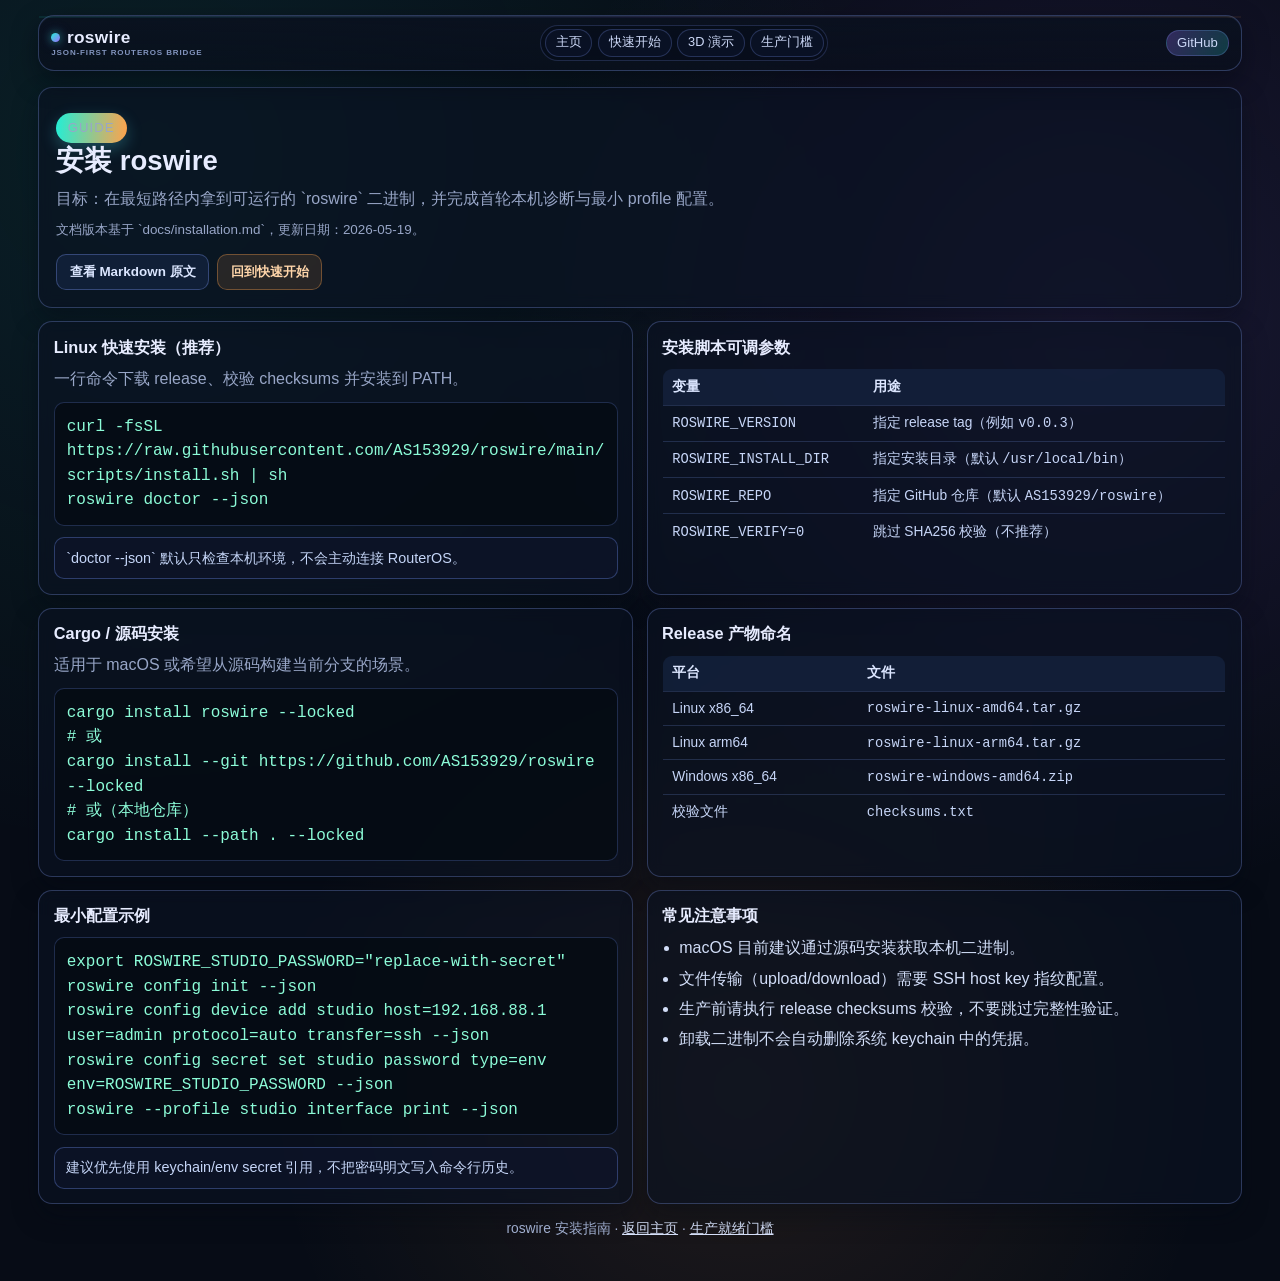
<file: docs/installation.html>
<!doctype html>
<html lang="zh-CN">
  <head>
    <meta charset="UTF-8" />
    <meta name="viewport" content="width=device-width, initial-scale=1.0" />
    <meta
      name="description"
      content="roswire 安装指南：Linux 快速安装、Cargo 安装、平台产物选择、最小配置和校验步骤。"
    />
    <title>roswire · 安装指南</title>
    <link rel="stylesheet" href="./assets/styles.css?v=20260526a" />
  </head>
  <body>
    <div class="app-shell">
      <header class="site-header">
        <a class="brand" href="./index.html">
          <span class="brand-main">
            <span class="brand-dot" aria-hidden="true"></span>
            <span class="brand-name">roswire</span>
          </span>
          <span class="brand-subtitle">JSON-first RouterOS Bridge</span>
        </a>

        <nav class="top-nav" aria-label="页面导航">
          <a href="./index.html">主页</a>
          <a href="./index.html#quickstart">快速开始</a>
          <a href="./index.html#demo">3D 演示</a>
          <a href="./production-readiness.html">生产门槛</a>
        </nav>

        <a class="header-cta" href="https://github.com/AS153929/roswire" target="_blank" rel="noreferrer">GitHub</a>
      </header>

      <main class="doc-page">
        <section class="doc-hero">
          <p class="badge">Guide</p>
          <h1>安装 roswire</h1>
          <p>
            目标：在最短路径内拿到可运行的 `roswire` 二进制，并完成首轮本机诊断与最小 profile 配置。
          </p>
          <p class="doc-meta">文档版本基于 `docs/installation.md`，更新日期：2026-05-19。</p>
          <div class="doc-actions">
            <a class="btn secondary" href="./installation.md">查看 Markdown 原文</a>
            <a class="btn ghost" href="./index.html#quickstart">回到快速开始</a>
          </div>
        </section>

        <section class="doc-grid">
          <article class="doc-card">
            <h2>Linux 快速安装（推荐）</h2>
            <p>一行命令下载 release、校验 checksums 并安装到 PATH。</p>
            <pre><code>curl -fsSL https://raw.githubusercontent.com/AS153929/roswire/main/scripts/install.sh | sh
roswire doctor --json</code></pre>
            <div class="doc-note">`doctor --json` 默认只检查本机环境，不会主动连接 RouterOS。</div>
          </article>

          <article class="doc-card">
            <h2>安装脚本可调参数</h2>
            <table>
              <thead>
                <tr>
                  <th>变量</th>
                  <th>用途</th>
                </tr>
              </thead>
              <tbody>
                <tr>
                  <td><code>ROSWIRE_VERSION</code></td>
                  <td>指定 release tag（例如 <code>v0.0.3</code>）</td>
                </tr>
                <tr>
                  <td><code>ROSWIRE_INSTALL_DIR</code></td>
                  <td>指定安装目录（默认 <code>/usr/local/bin</code>）</td>
                </tr>
                <tr>
                  <td><code>ROSWIRE_REPO</code></td>
                  <td>指定 GitHub 仓库（默认 <code>AS153929/roswire</code>）</td>
                </tr>
                <tr>
                  <td><code>ROSWIRE_VERIFY=0</code></td>
                  <td>跳过 SHA256 校验（不推荐）</td>
                </tr>
              </tbody>
            </table>
          </article>

          <article class="doc-card">
            <h2>Cargo / 源码安装</h2>
            <p>适用于 macOS 或希望从源码构建当前分支的场景。</p>
            <pre><code>cargo install roswire --locked
# 或
cargo install --git https://github.com/AS153929/roswire --locked
# 或（本地仓库）
cargo install --path . --locked</code></pre>
          </article>

          <article class="doc-card">
            <h2>Release 产物命名</h2>
            <table>
              <thead>
                <tr>
                  <th>平台</th>
                  <th>文件</th>
                </tr>
              </thead>
              <tbody>
                <tr>
                  <td>Linux x86_64</td>
                  <td><code>roswire-linux-amd64.tar.gz</code></td>
                </tr>
                <tr>
                  <td>Linux arm64</td>
                  <td><code>roswire-linux-arm64.tar.gz</code></td>
                </tr>
                <tr>
                  <td>Windows x86_64</td>
                  <td><code>roswire-windows-amd64.zip</code></td>
                </tr>
                <tr>
                  <td>校验文件</td>
                  <td><code>checksums.txt</code></td>
                </tr>
              </tbody>
            </table>
          </article>

          <article class="doc-card">
            <h2>最小配置示例</h2>
            <pre><code>export ROSWIRE_STUDIO_PASSWORD="replace-with-secret"
roswire config init --json
roswire config device add studio host=192.168.88.1 user=admin protocol=auto transfer=ssh --json
roswire config secret set studio password type=env env=ROSWIRE_STUDIO_PASSWORD --json
roswire --profile studio interface print --json</code></pre>
            <div class="doc-note">建议优先使用 keychain/env secret 引用，不把密码明文写入命令行历史。</div>
          </article>

          <article class="doc-card">
            <h2>常见注意事项</h2>
            <ul>
              <li>macOS 目前建议通过源码安装获取本机二进制。</li>
              <li>文件传输（upload/download）需要 SSH host key 指纹配置。</li>
              <li>生产前请执行 release checksums 校验，不要跳过完整性验证。</li>
              <li>卸载二进制不会自动删除系统 keychain 中的凭据。</li>
            </ul>
          </article>
        </section>
      </main>

      <footer class="site-footer">
        <p>
          roswire 安装指南 · <a href="./index.html">返回主页</a> · <a href="./production-readiness.html">生产就绪门槛</a>
        </p>
      </footer>
    </div>
  </body>
</html>
</file>
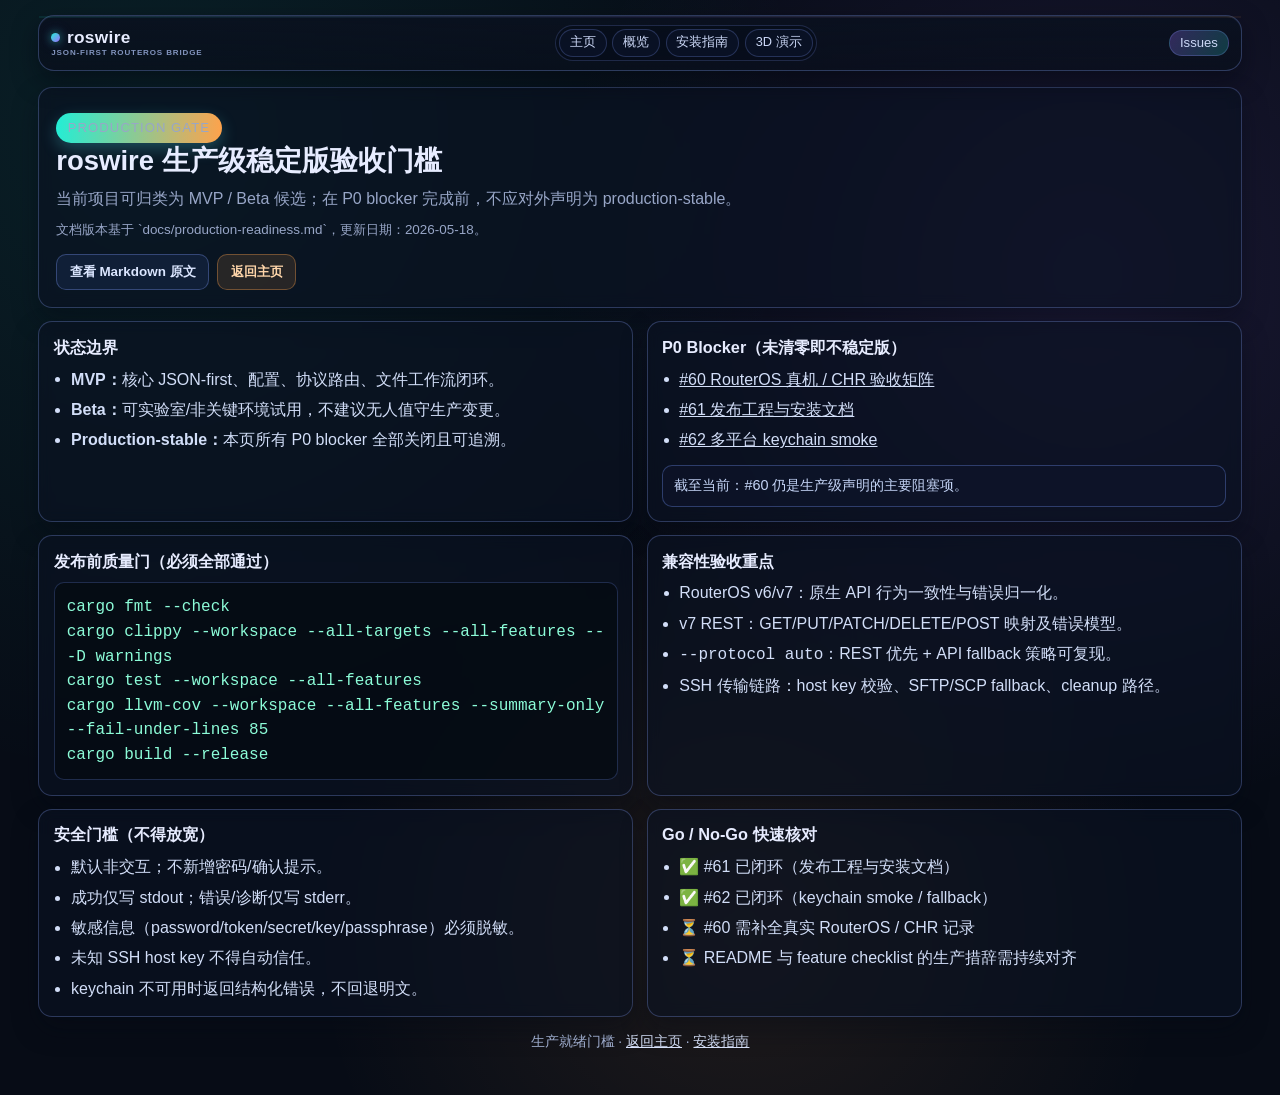
<file: docs/production-readiness.html>
<!doctype html>
<html lang="zh-CN">
  <head>
    <meta charset="UTF-8" />
    <meta name="viewport" content="width=device-width, initial-scale=1.0" />
    <meta
      name="description"
      content="roswire 生产就绪门槛：MVP/Beta 到 production-stable 的 P0 blocker、质量门、兼容性门槛与安全要求。"
    />
    <title>roswire · 生产就绪门槛</title>
    <link rel="stylesheet" href="./assets/styles.css?v=20260526a" />
  </head>
  <body>
    <div class="app-shell">
      <header class="site-header">
        <a class="brand" href="./index.html">
          <span class="brand-main">
            <span class="brand-dot" aria-hidden="true"></span>
            <span class="brand-name">roswire</span>
          </span>
          <span class="brand-subtitle">JSON-first RouterOS Bridge</span>
        </a>

        <nav class="top-nav" aria-label="页面导航">
          <a href="./index.html">主页</a>
          <a href="./index.html#overview">概览</a>
          <a href="./installation.html">安装指南</a>
          <a href="./index.html#demo">3D 演示</a>
        </nav>

        <a class="header-cta" href="https://github.com/AS153929/roswire/issues" target="_blank" rel="noreferrer">Issues</a>
      </header>

      <main class="doc-page">
        <section class="doc-hero">
          <p class="badge">Production Gate</p>
          <h1>roswire 生产级稳定版验收门槛</h1>
          <p>
            当前项目可归类为 MVP / Beta 候选；在 P0 blocker 完成前，不应对外声明为 production-stable。
          </p>
          <p class="doc-meta">文档版本基于 `docs/production-readiness.md`，更新日期：2026-05-18。</p>
          <div class="doc-actions">
            <a class="btn secondary" href="./production-readiness.md">查看 Markdown 原文</a>
            <a class="btn ghost" href="./index.html">返回主页</a>
          </div>
        </section>

        <section class="doc-grid">
          <article class="doc-card">
            <h2>状态边界</h2>
            <ul>
              <li><strong>MVP：</strong>核心 JSON-first、配置、协议路由、文件工作流闭环。</li>
              <li><strong>Beta：</strong>可实验室/非关键环境试用，不建议无人值守生产变更。</li>
              <li><strong>Production-stable：</strong>本页所有 P0 blocker 全部关闭且可追溯。</li>
            </ul>
          </article>

          <article class="doc-card">
            <h2>P0 Blocker（未清零即不稳定版）</h2>
            <ul>
              <li><a href="https://github.com/AS153929/roswire/issues/60" target="_blank" rel="noreferrer">#60 RouterOS 真机 / CHR 验收矩阵</a></li>
              <li><a href="https://github.com/AS153929/roswire/issues/61" target="_blank" rel="noreferrer">#61 发布工程与安装文档</a></li>
              <li><a href="https://github.com/AS153929/roswire/issues/62" target="_blank" rel="noreferrer">#62 多平台 keychain smoke</a></li>
            </ul>
            <div class="doc-note">截至当前：#60 仍是生产级声明的主要阻塞项。</div>
          </article>

          <article class="doc-card">
            <h2>发布前质量门（必须全部通过）</h2>
            <pre><code>cargo fmt --check
cargo clippy --workspace --all-targets --all-features -- -D warnings
cargo test --workspace --all-features
cargo llvm-cov --workspace --all-features --summary-only --fail-under-lines 85
cargo build --release</code></pre>
          </article>

          <article class="doc-card">
            <h2>兼容性验收重点</h2>
            <ul>
              <li>RouterOS v6/v7：原生 API 行为一致性与错误归一化。</li>
              <li>v7 REST：GET/PUT/PATCH/DELETE/POST 映射及错误模型。</li>
              <li><code>--protocol auto</code>：REST 优先 + API fallback 策略可复现。</li>
              <li>SSH 传输链路：host key 校验、SFTP/SCP fallback、cleanup 路径。</li>
            </ul>
          </article>

          <article class="doc-card">
            <h2>安全门槛（不得放宽）</h2>
            <ul>
              <li>默认非交互；不新增密码/确认提示。</li>
              <li>成功仅写 stdout；错误/诊断仅写 stderr。</li>
              <li>敏感信息（password/token/secret/key/passphrase）必须脱敏。</li>
              <li>未知 SSH host key 不得自动信任。</li>
              <li>keychain 不可用时返回结构化错误，不回退明文。</li>
            </ul>
          </article>

          <article class="doc-card">
            <h2>Go / No-Go 快速核对</h2>
            <ul>
              <li>✅ #61 已闭环（发布工程与安装文档）</li>
              <li>✅ #62 已闭环（keychain smoke / fallback）</li>
              <li>⏳ #60 需补全真实 RouterOS / CHR 记录</li>
              <li>⏳ README 与 feature checklist 的生产措辞需持续对齐</li>
            </ul>
          </article>
        </section>
      </main>

      <footer class="site-footer">
        <p>
          生产就绪门槛 · <a href="./index.html">返回主页</a> · <a href="./installation.html">安装指南</a>
        </p>
      </footer>
    </div>
  </body>
</html>
</file>
<file: docs/assets/styles.css>
:root {
  --bg: #070c16;
  --bg-soft: #0e1629;
  --text: #e7ecff;
  --muted: #98a6c7;
  --rust-amber: #ffa24b;
  --agent-cyan: #22eed6;
  --control-violet: #9f6bff;
  --protocol-green: #59f5b9;
  --result-pink: #4df8c1;
  --danger: #ff5f75;
  --card-border: rgba(140, 165, 255, 0.28);
  --card-bg: rgba(12, 20, 36, 0.72);
  --shadow: 0 18px 40px rgba(2, 6, 18, 0.55);
}

* {
  box-sizing: border-box;
}

html,
body {
  margin: 0;
  min-height: 100%;
  color: var(--text);
  background:
    radial-gradient(circle at 12% 12%, rgba(34, 238, 214, 0.09), transparent 44%),
    radial-gradient(circle at 85% 25%, rgba(159, 107, 255, 0.13), transparent 40%),
    radial-gradient(circle at 58% 85%, rgba(255, 162, 75, 0.1), transparent 36%),
    var(--bg);
  font-family: "IBM Plex Sans", "Source Han Sans SC", "Noto Sans SC", "PingFang SC", sans-serif;
}

a {
  color: inherit;
}

code,
pre {
  font-family: "JetBrains Mono", "SFMono-Regular", Menlo, Consolas, monospace;
}

.app-shell {
  width: min(1280px, 94vw);
  margin: 0 auto;
  padding: 0.95rem 0 1.85rem;
}

.site-header {
  position: sticky;
  top: 0.45rem;
  z-index: 20;
  isolation: isolate;
  overflow: visible;
  display: flex;
  align-items: center;
  justify-content: space-between;
  gap: 1.2rem;
  padding: 0.56rem 0.74rem;
  border: 1px solid rgba(122, 151, 230, 0.32);
  border-radius: 16px;
  background: linear-gradient(180deg, rgba(10, 17, 31, 0.9), rgba(9, 15, 28, 0.76));
  backdrop-filter: blur(7px);
  box-shadow:
    0 10px 24px rgba(3, 8, 18, 0.52),
    inset 0 1px 0 rgba(173, 196, 255, 0.08);
}

.site-header::before {
  content: "";
  position: absolute;
  inset: 0;
  background: linear-gradient(
    90deg,
    rgba(34, 238, 214, 0.22),
    rgba(159, 107, 255, 0.18),
    rgba(255, 162, 75, 0.18)
  );
  opacity: 0.42;
  filter: none;
  pointer-events: none;
  z-index: 0;
  mask: linear-gradient(to bottom, rgba(0, 0, 0, 0.95) 0 2px, transparent 2px);
}

.site-header > * {
  position: relative;
  z-index: 1;
}

.brand {
  display: flex;
  flex-direction: column;
  align-items: flex-start;
  gap: 0.08rem;
  font-weight: 700;
  text-decoration: none;
}

.brand-main {
  display: inline-flex;
  align-items: center;
  gap: 0.42rem;
}

.brand-name {
  font-size: clamp(1.08rem, 1.35vw, 1.26rem);
  line-height: 1;
  font-weight: 700;
  letter-spacing: 0.02em;
  text-shadow: none;
}

.brand-subtitle {
  font-size: clamp(0.5rem, 0.58vw, 0.62rem);
  letter-spacing: 0.11em;
  font-weight: 600;
  text-transform: uppercase;
  color: #8da0cc;
  opacity: 0.92;
}

.brand-dot {
  width: 0.56rem;
  height: 0.56rem;
  border-radius: 999px;
  background: linear-gradient(135deg, var(--agent-cyan), var(--control-violet));
  box-shadow:
    0 0 9px rgba(34, 238, 214, 0.5),
    0 0 15px rgba(159, 107, 255, 0.3);
}

.top-nav {
  display: flex;
  flex-wrap: wrap;
  justify-content: center;
  padding: 0.16rem 0.2rem;
  border-radius: 999px;
  border: 1px solid rgba(128, 157, 253, 0.2);
  background: rgba(7, 13, 26, 0.52);
  gap: 0.34rem;
}

.top-nav a,
.header-cta {
  text-decoration: none;
  font-size: 0.8rem;
  border-radius: 999px;
  border: 1px solid rgba(128, 157, 253, 0.24);
  padding: 0.3rem 0.62rem;
  color: #ccd8f7;
  background: rgba(13, 22, 43, 0.58);
  transition: transform 160ms ease, border-color 160ms ease, background 160ms ease;
}

.top-nav a:hover,
.header-cta:hover {
  transform: translateY(-0.5px);
  border-color: rgba(34, 238, 214, 0.6);
  background: rgba(20, 34, 62, 0.82);
}

.header-cta {
  font-size: 0.82rem;
  background: linear-gradient(120deg, rgba(159, 107, 255, 0.28), rgba(34, 238, 214, 0.2));
}

.hero-home {
  margin-top: 0.78rem;
  padding: 1rem 1.05rem;
  border-radius: 16px;
  border: 1px solid var(--card-border);
  background: linear-gradient(165deg, rgba(9, 16, 30, 0.82), rgba(8, 14, 27, 0.74));
  box-shadow: 0 14px 30px rgba(3, 8, 18, 0.46);
}

.badge {
  display: inline-flex;
  align-items: center;
  gap: 0.5rem;
  padding: 0.3rem 0.75rem;
  margin: 0;
  border-radius: 999px;
  font-size: 0.82rem;
  letter-spacing: 0.08em;
  text-transform: uppercase;
  color: #041126;
  background: linear-gradient(95deg, var(--agent-cyan), var(--rust-amber));
  box-shadow: 0 6px 16px rgba(87, 240, 255, 0.25);
}

.hero-home h1 {
  margin: 0.55rem 0;
  font-size: clamp(1.62rem, 2.2vw, 2.35rem);
  line-height: 1.2;
}

.subtitle {
  margin: 0;
  max-width: 72ch;
  color: #a7b5d3;
  line-height: 1.65;
}

.subtitle code {
  color: var(--agent-cyan);
}

.hero-actions {
  margin-top: 0.84rem;
  display: flex;
  flex-wrap: wrap;
  gap: 0.5rem;
}

.btn {
  text-decoration: none;
  padding: 0.5rem 0.78rem;
  border-radius: 0.62rem;
  border: 1px solid rgba(131, 159, 255, 0.32);
  font-size: 0.84rem;
  font-weight: 600;
}

.btn.primary {
  background: linear-gradient(120deg, rgba(34, 238, 214, 0.82), rgba(89, 245, 185, 0.72));
  color: #062033;
}

.btn.secondary {
  background: rgba(21, 36, 62, 0.76);
  color: #dbe6ff;
}

.btn.ghost {
  background: rgba(255, 162, 75, 0.12);
  border-color: rgba(255, 162, 75, 0.35);
  color: #ffd6aa;
}

.chips {
  margin-top: 0.72rem;
  display: flex;
  flex-wrap: wrap;
  gap: 0.4rem;
}

.chips span {
  border: 1px solid rgba(121, 152, 255, 0.35);
  background: rgba(16, 28, 52, 0.68);
  color: #ccdaff;
  padding: 0.3rem 0.5rem;
  border-radius: 0.55rem;
  font-size: 0.76rem;
}

.overview-grid,
.quickstart-grid {
  margin-top: 1rem;
  display: grid;
  grid-template-columns: repeat(4, minmax(0, 1fr));
  gap: 0.78rem;
}

.feature-card,
.quick-card,
.scene-card,
.info-card,
.doc-card,
.doc-hero {
  border: 1px solid var(--card-border);
  border-radius: 14px;
  background: rgba(10, 18, 34, 0.62);
  backdrop-filter: blur(7px);
  box-shadow: 0 12px 26px rgba(4, 9, 20, 0.4);
}

.feature-card,
.quick-card {
  padding: 0.88rem 0.9rem;
}

.feature-card h2,
.quick-card h2,
.demo-heading h2,
.doc-card h2,
.doc-hero h1 {
  margin: 0;
  font-size: 1.02rem;
}

.feature-card p,
.quick-card p,
.demo-heading p,
.doc-card p,
.doc-hero p {
  margin: 0.52rem 0 0;
  color: var(--muted);
  line-height: 1.55;
}

.quickstart-grid {
  grid-template-columns: repeat(3, minmax(0, 1fr));
}

pre {
  margin: 0.62rem 0 0;
  border-radius: 10px;
  background: rgba(6, 11, 20, 0.82);
  border: 1px solid rgba(108, 141, 235, 0.26);
  padding: 0.74rem;
  white-space: pre-wrap;
  word-break: break-word;
  color: #8cfcd8;
  line-height: 1.54;
}

.demo-section {
  margin-top: 1rem;
}

.demo-heading {
  margin-bottom: 0.68rem;
}

.demo-grid {
  display: grid;
  grid-template-columns: minmax(0, 2fr) minmax(300px, 1fr);
  gap: 0.95rem;
}

.scene-card {
  position: relative;
  min-height: min(70vh, 760px);
  overflow: hidden;
}

#demo-canvas {
  display: block;
  width: 100%;
  height: 100%;
  min-height: min(70vh, 760px);
  background:
    linear-gradient(180deg, rgba(32, 49, 82, 0.2), rgba(8, 13, 22, 0.85)),
    radial-gradient(circle at 50% 18%, rgba(34, 238, 214, 0.08), transparent 40%);
}

#demo-canvas.is-hidden {
  display: none;
}

.canvas-fallback {
  display: grid;
  align-content: center;
  gap: 0.55rem;
  min-height: min(70vh, 760px);
  padding: 7rem 1.25rem 6.5rem;
  color: #d9e4ff;
  background:
    linear-gradient(180deg, rgba(32, 49, 82, 0.2), rgba(8, 13, 22, 0.85)),
    radial-gradient(circle at 50% 20%, rgba(34, 238, 214, 0.13), transparent 42%);
}

.canvas-fallback strong {
  font-size: clamp(1.2rem, 2vw, 1.65rem);
}

.canvas-fallback span {
  max-width: 34rem;
  color: var(--muted);
  line-height: 1.6;
}

.hud {
  pointer-events: none;
  position: absolute;
  top: 0.9rem;
  left: 0.9rem;
  background: rgba(8, 15, 28, 0.74);
  border: 1px solid rgba(111, 153, 255, 0.35);
  border-radius: 12px;
  padding: 0.66rem 0.78rem;
  min-width: 270px;
}

.hud-top {
  display: flex;
  align-items: center;
  gap: 0.45rem;
  color: var(--muted);
  font-size: 0.82rem;
}

.live-dot {
  width: 0.52rem;
  height: 0.52rem;
  border-radius: 999px;
  background: var(--protocol-green);
  box-shadow: 0 0 12px rgba(89, 245, 185, 0.9);
}

#hud-stage-title {
  margin-top: 0.24rem;
  display: block;
  font-size: 0.99rem;
}

.stage-nav {
  position: absolute;
  left: 0.8rem;
  right: 0.8rem;
  bottom: 0.8rem;
  display: grid;
  grid-template-columns: repeat(3, minmax(0, 1fr));
  gap: 0.45rem;
}

.stage-btn {
  cursor: pointer;
  border: 1px solid rgba(111, 153, 255, 0.34);
  border-radius: 10px;
  color: #d9e4ff;
  background: rgba(8, 14, 24, 0.7);
  font-size: 0.78rem;
  font-weight: 600;
  line-height: 1.3;
  padding: 0.48rem 0.44rem;
  transition: transform 160ms ease, border-color 160ms ease, background 160ms ease;
}

.stage-btn:hover,
.stage-btn:focus-visible {
  transform: translateY(-1px);
  border-color: rgba(34, 238, 214, 0.6);
}

.stage-btn.active {
  border-color: rgba(255, 162, 75, 0.8);
  background: linear-gradient(120deg, rgba(255, 162, 75, 0.28), rgba(34, 238, 214, 0.16));
}

.info-card {
  padding: 1rem;
}

.info-card h2 {
  margin: 0;
  font-size: 1.2rem;
}

#panel-description {
  margin-top: 0.48rem;
  line-height: 1.65;
  color: var(--muted);
}

.panel-section {
  margin-top: 0.96rem;
}

.panel-section h3 {
  margin: 0 0 0.45rem;
  color: #c7d6ff;
  font-size: 0.95rem;
}

.notes-list {
  margin: 0;
  padding-left: 1.05rem;
  color: #d8e4ff;
  line-height: 1.52;
}

.notes-list li + li {
  margin-top: 0.38rem;
}

.legend-list {
  margin: 0;
  padding-left: 0;
  list-style: none;
  display: grid;
  grid-template-columns: repeat(2, minmax(0, 1fr));
  gap: 0.42rem 0.58rem;
}

.legend-list li {
  display: flex;
  align-items: center;
  gap: 0.55rem;
  color: #d5ddf7;
  font-size: 0.84rem;
}

.swatch {
  width: 0.82rem;
  height: 0.82rem;
  border-radius: 3px;
  box-shadow: 0 0 12px rgba(255, 255, 255, 0.35);
  border: 1px solid rgba(255, 255, 255, 0.26);
}

.site-footer {
  margin-top: 1rem;
  text-align: center;
  color: #a9b8da;
  font-size: 0.86rem;
}

.site-footer a {
  color: #dbe6ff;
}

.doc-page {
  margin-top: 1rem;
  display: grid;
  gap: 0.85rem;
}

.doc-hero {
  padding: 1.05rem;
}

.doc-hero h1 {
  font-size: clamp(1.45rem, 2.15vw, 2.15rem);
}

.doc-meta {
  margin-top: 0.48rem;
  color: #a8b8de;
  font-size: 0.84rem;
}

.doc-grid {
  display: grid;
  gap: 0.82rem;
  grid-template-columns: repeat(2, minmax(0, 1fr));
}

.doc-card {
  padding: 0.9rem;
}

.doc-card ul,
.doc-card ol {
  margin: 0.56rem 0 0;
  padding-left: 1.08rem;
  color: #d2def8;
  line-height: 1.56;
}

.doc-card li + li {
  margin-top: 0.34rem;
}

.doc-actions {
  display: flex;
  flex-wrap: wrap;
  gap: 0.5rem;
  margin-top: 0.8rem;
}

.doc-note {
  margin-top: 0.72rem;
  padding: 0.65rem 0.72rem;
  border-radius: 10px;
  border: 1px solid rgba(120, 149, 255, 0.32);
  background: rgba(14, 22, 43, 0.66);
  color: #c5d5f7;
  font-size: 0.9rem;
}

table {
  width: 100%;
  border-collapse: collapse;
  margin-top: 0.6rem;
  border: 1px solid rgba(115, 146, 233, 0.3);
  border-radius: 10px;
  overflow: hidden;
  font-size: 0.86rem;
}

th,
td {
  text-align: left;
  padding: 0.54rem 0.58rem;
  border-bottom: 1px solid rgba(115, 146, 233, 0.22);
}

th {
  background: rgba(20, 34, 62, 0.8);
  color: #dce6ff;
}

td {
  color: #c7d6f8;
}

.noscript-tip {
  width: min(800px, 94vw);
  margin: 1rem auto;
  border: 1px solid rgba(255, 95, 117, 0.5);
  border-radius: 10px;
  background: rgba(54, 13, 18, 0.68);
  color: #ffd4dc;
  padding: 0.9rem;
}

@media (max-width: 1200px) {
  .overview-grid {
    grid-template-columns: repeat(2, minmax(0, 1fr));
  }
}

@media (max-width: 1080px) {
  .demo-grid,
  .quickstart-grid {
    grid-template-columns: 1fr;
  }

  #demo-canvas,
  .scene-card {
    min-height: 62vh;
  }

  .stage-nav {
    grid-template-columns: repeat(2, minmax(0, 1fr));
  }
}

@media (max-width: 820px) {
  .site-header {
    flex-direction: column;
    align-items: flex-start;
  }

  .brand-name {
    font-size: 0.96rem;
  }

  .brand-subtitle {
    font-size: 0.5rem;
  }

  .top-nav {
    justify-content: flex-start;
  }

  .legend-list {
    grid-template-columns: 1fr;
  }
}

@media (max-width: 740px) {
  .app-shell {
    width: min(1320px, 98vw);
    padding: 0.9rem 0.25rem 1.4rem;
  }

  .overview-grid,
  .doc-grid {
    grid-template-columns: 1fr;
  }

  .hud {
    min-width: 230px;
  }

  .stage-nav {
    grid-template-columns: 1fr;
  }

  .canvas-fallback {
    padding-bottom: 18rem;
  }
}

@media (prefers-reduced-motion: reduce) {
  .stage-btn,
  .chips span,
  .badge,
  .btn,
  .top-nav a,
  .header-cta {
    transition: none;
  }
}
</file>
